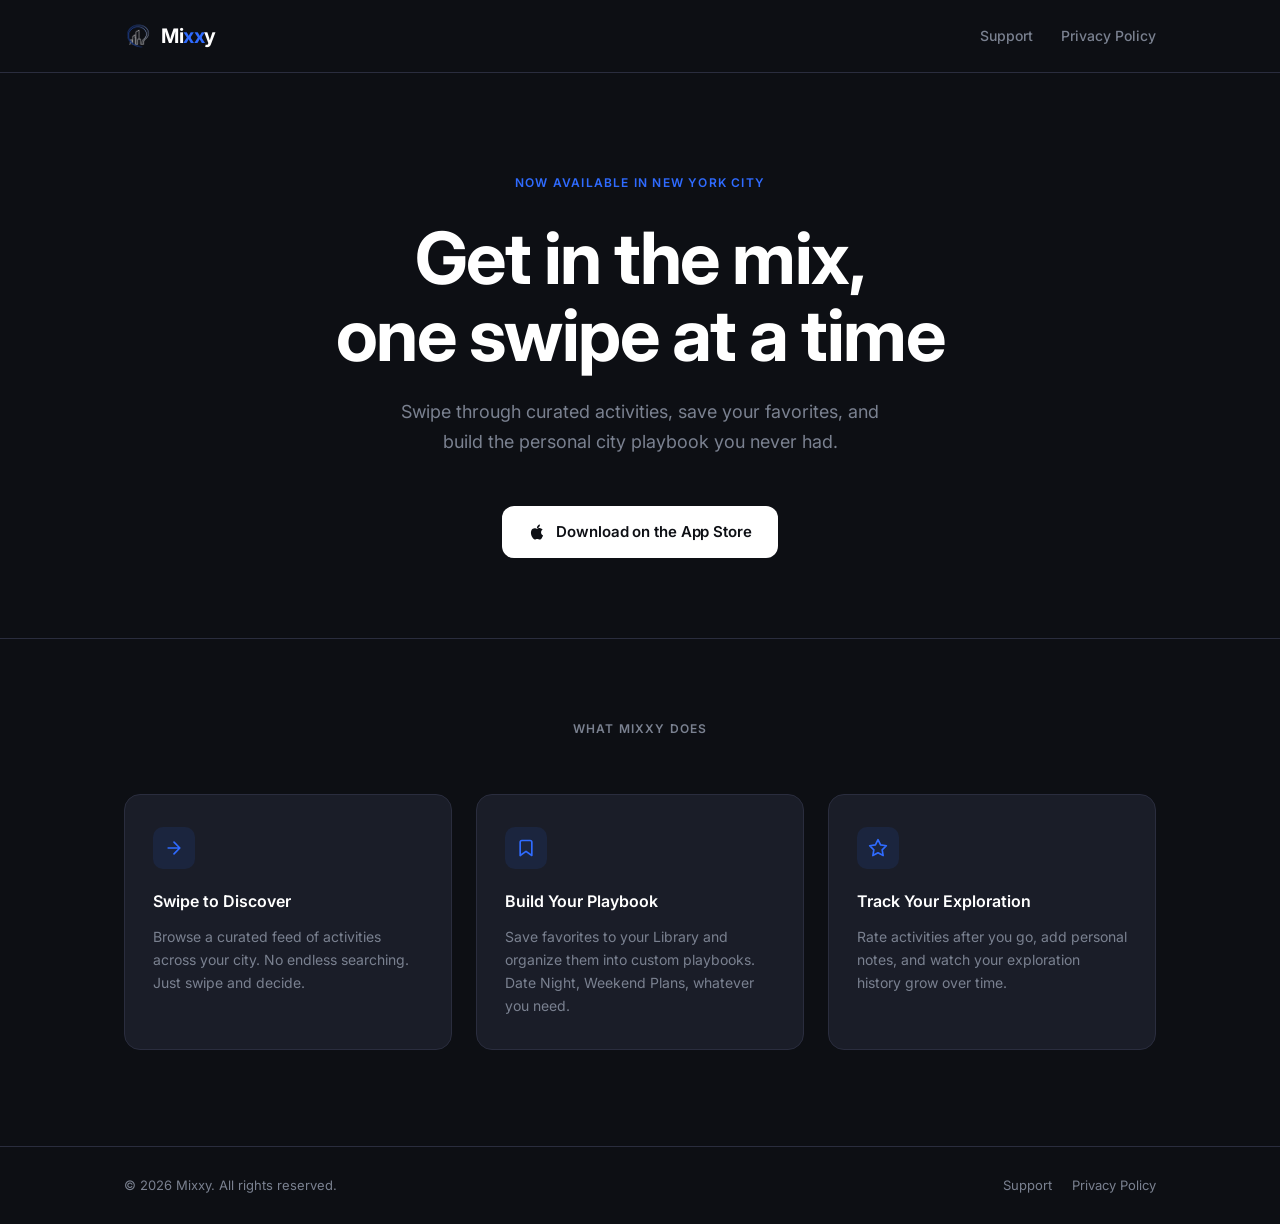
<file: index.html>
<!doctype html>
<html lang="en">
  <head>
    <meta charset="UTF-8" />
    <meta name="viewport" content="width=device-width, initial-scale=1.0" />
    <link rel="icon" type="image/png" href="/assets/favicon.png" />
    <link rel="apple-touch-icon" href="/assets/icon.png" />
    <title>Mixxy</title>
    <meta
      name="description"
      content="Swipe through curated activities, save your favorites, and build the personal city playbook you never had."
    />
    <link rel="preconnect" href="https://fonts.googleapis.com" />
    <link rel="preconnect" href="https://fonts.gstatic.com" crossorigin />
    <link
      href="https://fonts.googleapis.com/css2?family=Inter:ital,opsz,wght@0,14..32,400;0,14..32,500;0,14..32,600;0,14..32,700;1,14..32,400&display=swap"
      rel="stylesheet"
    />
    <link rel="stylesheet" href="styles.css" />
    <style>
      /* Hero */
      .hero {
        padding: 96px 0 80px;
        text-align: center;
      }
      .hero-eyebrow {
        display: inline-block;
        font-size: 12px;
        font-weight: 600;
        letter-spacing: 0.1em;
        text-transform: uppercase;
        color: #2f6bff;
        margin-bottom: 28px;
      }
      .hero h1 {
        font-size: clamp(42px, 7vw, 72px);
        font-weight: 700;
        letter-spacing: -1.5px;
        line-height: 1.06;
        max-width: 760px;
        margin: 0 auto 24px;
      }
      .hero p {
        font-size: 18px;
        color: #7a8190;
        max-width: 480px;
        margin: 0 auto 48px;
        line-height: 1.7;
      }
      .btn-appstore {
        display: inline-flex;
        align-items: center;
        gap: 10px;
        background: #ffffff;
        color: #0d0f14;
        padding: 14px 26px;
        border-radius: 12px;
        font-size: 15px;
        font-weight: 600;
        transition: opacity 0.15s;
        letter-spacing: -0.1px;
      }
      .btn-appstore:hover {
        opacity: 0.88;
      }

      /* Features */
      .features {
        padding: 80px 0 96px;
        border-top: 1px solid #2a2d3e;
      }
      .features-label {
        text-align: center;
        font-size: 12px;
        font-weight: 600;
        letter-spacing: 0.1em;
        text-transform: uppercase;
        color: #7a8190;
        margin-bottom: 56px;
      }
      .features-grid {
        display: grid;
        grid-template-columns: repeat(3, 1fr);
        gap: 24px;
      }
      .feature {
        background: #1a1d28;
        border: 1px solid #2a2d3e;
        border-radius: 16px;
        padding: 32px 28px;
      }
      .feature-icon {
        width: 42px;
        height: 42px;
        background: rgba(47, 107, 255, 0.1);
        border-radius: 10px;
        display: flex;
        align-items: center;
        justify-content: center;
        color: #2f6bff;
        margin-bottom: 20px;
      }
      .feature h3 {
        font-size: 16px;
        font-weight: 600;
        margin-bottom: 10px;
      }
      .feature p {
        font-size: 14px;
        color: #7a8190;
        line-height: 1.65;
      }

      @media (max-width: 900px) {
        .features-grid {
          grid-template-columns: repeat(2, 1fr);
        }
      }
      @media (max-width: 768px) {
        .hero {
          padding: 64px 0 60px;
        }
      }
      @media (max-width: 520px) {
        .features-grid {
          grid-template-columns: 1fr;
        }
      }
    </style>
  </head>
  <body>
    <nav>
      <div class="container">
        <div class="nav-inner">
          <span class="nav-watermark"
            ><img src="/assets/icon.png" alt="" class="nav-logo" /><span
              class="nav-wordmark"
              >Mi<span class="nav-watermark-accent">xx</span>y</span
            ></span
          >
          <div class="nav-links">
            <a href="/support">Support</a>
            <a href="/privacy">Privacy Policy</a>
          </div>
        </div>
      </div>
    </nav>

    <main>
      <section class="hero">
        <div class="container">
          <span class="hero-eyebrow">Now available in New York City</span>
          <h1>
            Get in the mix,<br />
            one swipe at a time
          </h1>
          <p>
            Swipe through curated activities, save your favorites, and build the
            personal city playbook you never had.
          </p>
          <a href="#" class="btn-appstore">
            <svg
              width="18"
              height="18"
              viewBox="0 0 24 24"
              fill="currentColor"
              aria-hidden="true"
            >
              <path
                d="M18.71 19.5c-.83 1.24-1.71 2.45-3.05 2.47-1.34.03-1.77-.79-3.29-.79-1.53 0-2 .77-3.27.82-1.31.05-2.3-1.32-3.14-2.53C4.25 17 2.94 12.45 4.7 9.39c.87-1.52 2.43-2.48 4.12-2.51 1.28-.02 2.5.87 3.29.87.78 0 2.26-1.07 3.8-.91.65.03 2.47.26 3.64 1.98-.09.06-2.17 1.28-2.15 3.81.03 3.02 2.65 4.03 2.68 4.04-.03.07-.42 1.44-1.38 2.83M13 3.5c.73-.83 1.94-1.46 2.94-1.5.13 1.17-.34 2.35-1.04 3.19-.69.85-1.83 1.51-2.95 1.42-.15-1.15.41-2.35 1.05-3.11z"
              />
            </svg>
            Download on the App Store
          </a>
        </div>
      </section>

      <section class="features">
        <div class="container">
          <p class="features-label">What Mixxy does</p>
          <div class="features-grid">
            <div class="feature">
              <div class="feature-icon">
                <svg
                  width="20"
                  height="20"
                  viewBox="0 0 24 24"
                  fill="none"
                  stroke="currentColor"
                  stroke-width="2"
                  stroke-linecap="round"
                  stroke-linejoin="round"
                  aria-hidden="true"
                >
                  <path d="M5 12h14M12 5l7 7-7 7" />
                </svg>
              </div>
              <h3>Swipe to Discover</h3>
              <p>
                Browse a curated feed of activities across your city. No endless
                searching. Just swipe and decide.
              </p>
            </div>

            <div class="feature">
              <div class="feature-icon">
                <svg
                  width="20"
                  height="20"
                  viewBox="0 0 24 24"
                  fill="none"
                  stroke="currentColor"
                  stroke-width="2"
                  stroke-linecap="round"
                  stroke-linejoin="round"
                  aria-hidden="true"
                >
                  <path d="M19 21l-7-5-7 5V5a2 2 0 0 1 2-2h10a2 2 0 0 1 2 2z" />
                </svg>
              </div>
              <h3>Build Your Playbook</h3>
              <p>
                Save favorites to your Library and organize them into custom
                playbooks. Date Night, Weekend Plans, whatever you need.
              </p>
            </div>

            <div class="feature">
              <div class="feature-icon">
                <svg
                  width="20"
                  height="20"
                  viewBox="0 0 24 24"
                  fill="none"
                  stroke="currentColor"
                  stroke-width="2"
                  stroke-linecap="round"
                  stroke-linejoin="round"
                  aria-hidden="true"
                >
                  <polygon
                    points="12 2 15.09 8.26 22 9.27 17 14.14 18.18 21.02 12 17.77 5.82 21.02 7 14.14 2 9.27 8.91 8.26 12 2"
                  />
                </svg>
              </div>
              <h3>Track Your Exploration</h3>
              <p>
                Rate activities after you go, add personal notes, and watch your
                exploration history grow over time.
              </p>
            </div>
          </div>
        </div>
      </section>
    </main>

    <footer>
      <div class="container">
        <div class="footer-inner">
          <span class="footer-copy">© 2026 Mixxy. All rights reserved.</span>
          <div class="footer-links">
            <a href="/support">Support</a>
            <a href="/privacy">Privacy Policy</a>
          </div>
        </div>
      </div>
    </footer>
  </body>
</html>
</file>
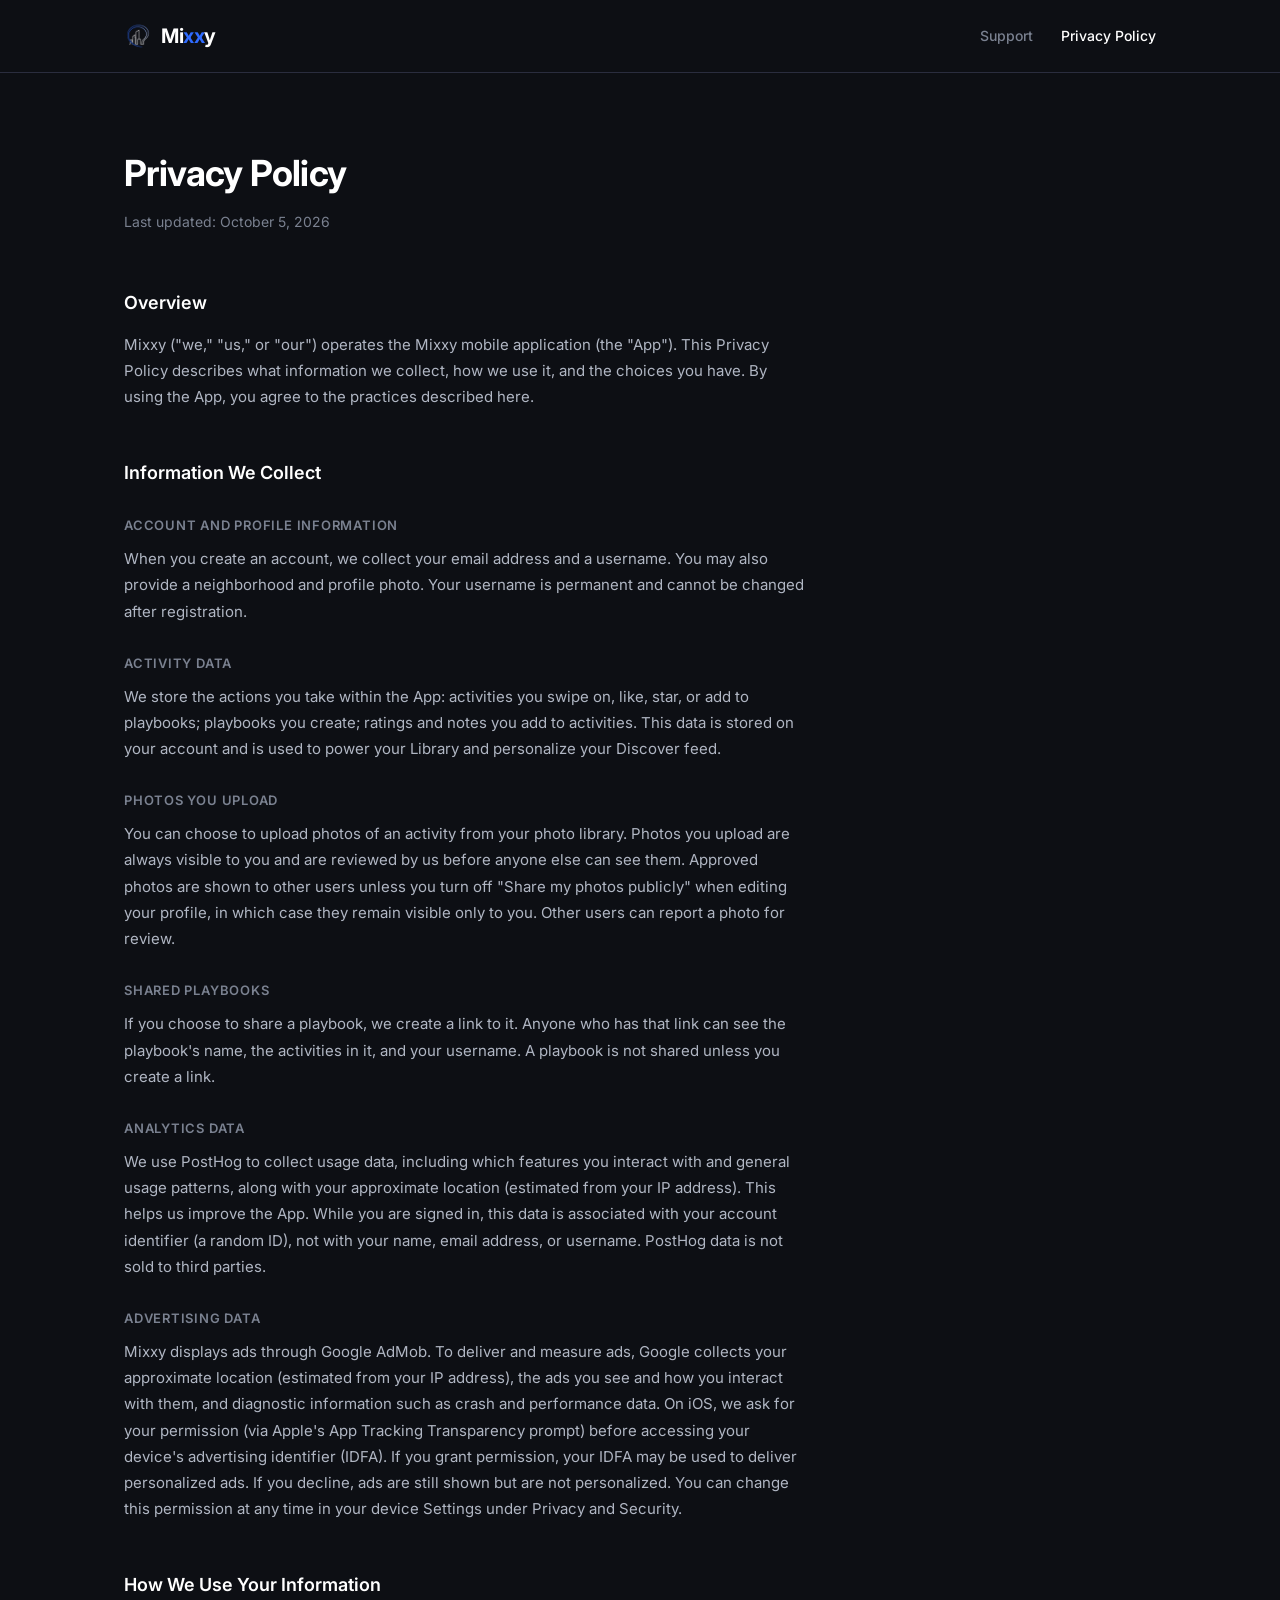
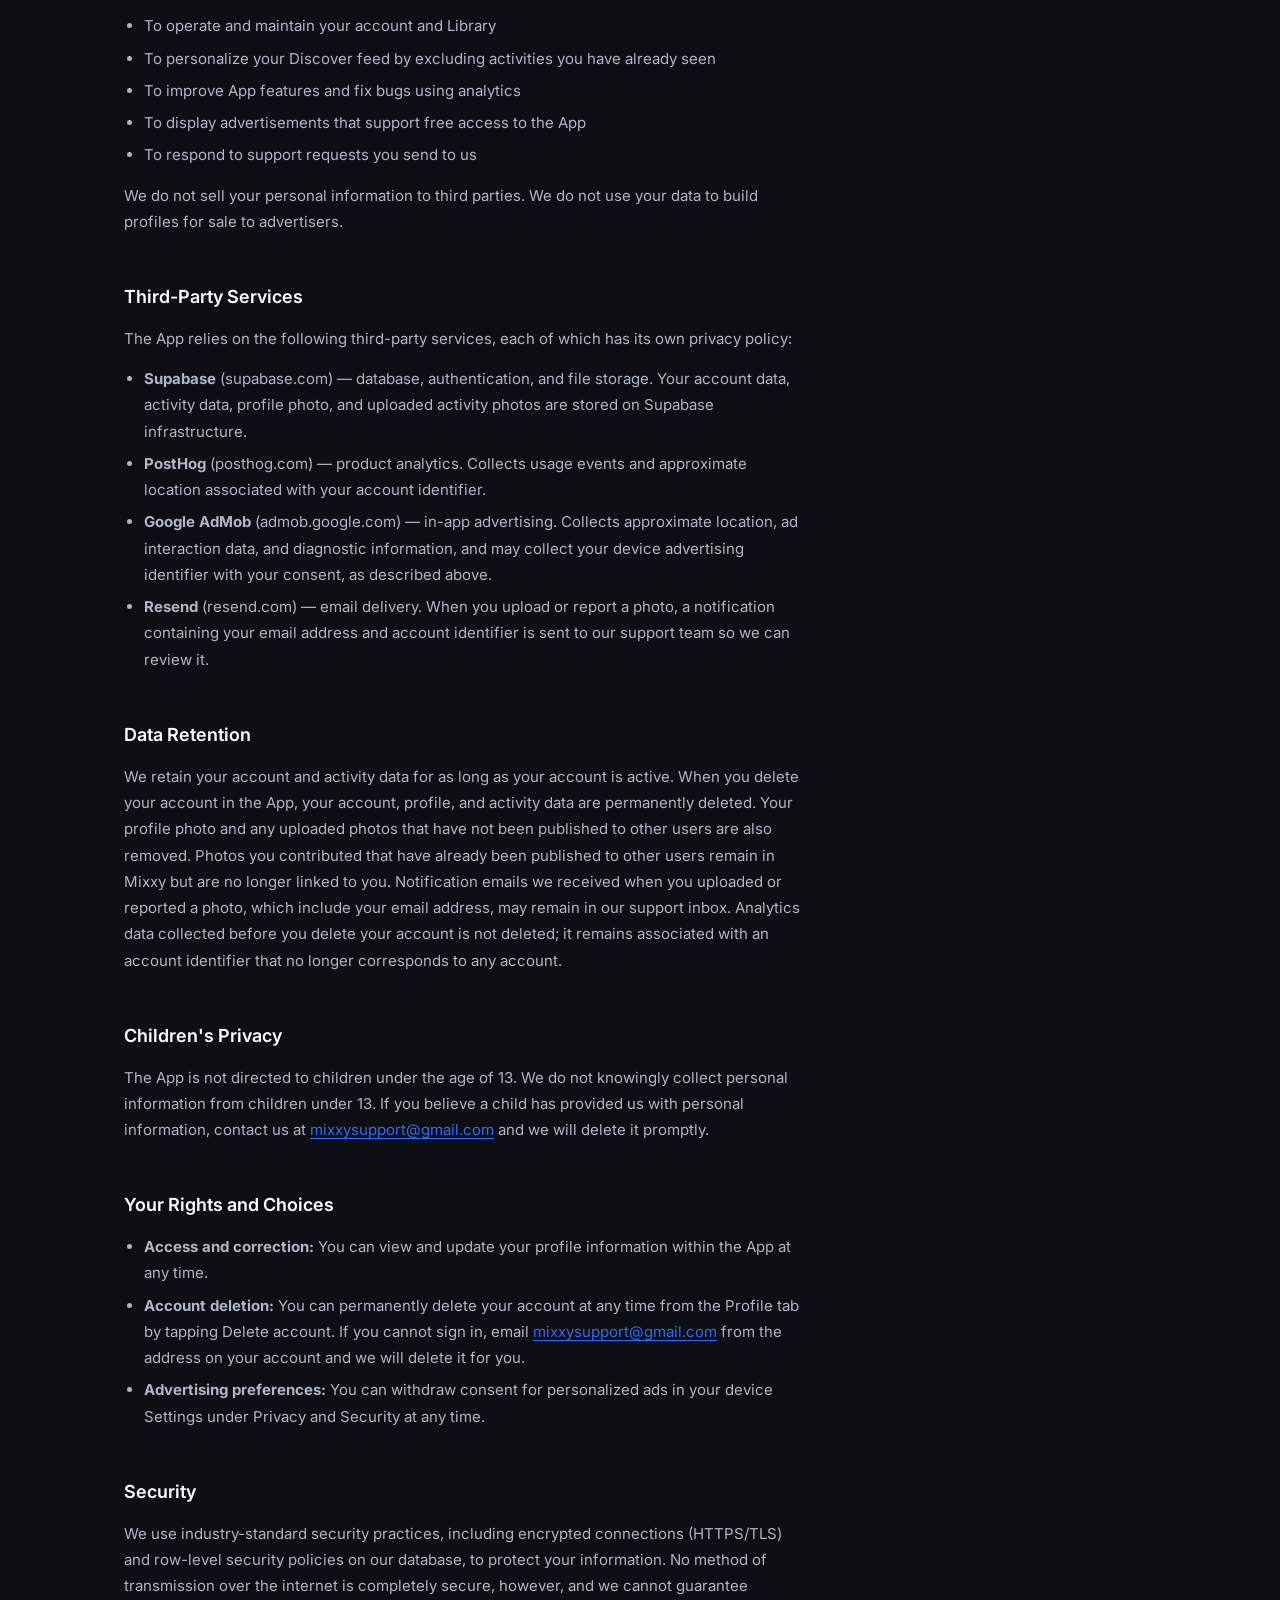
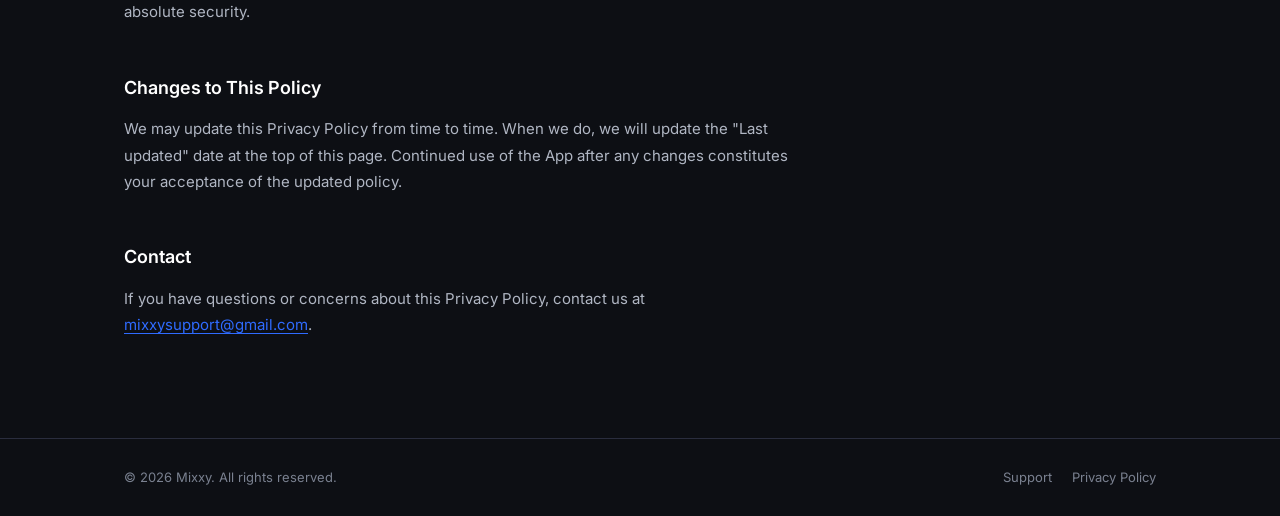
<file: privacy.html>
<!doctype html>
<html lang="en">
  <head>
    <meta charset="UTF-8" />
    <meta name="viewport" content="width=device-width, initial-scale=1.0" />
    <link rel="icon" type="image/png" href="/assets/favicon.png" />
    <link rel="apple-touch-icon" href="/assets/icon.png" />
    <title>Mixxy Privacy Policy</title>
    <meta
      name="description"
      content="Mixxy Privacy Policy. Learn how we collect, use, and protect your information."
    />
    <link rel="preconnect" href="https://fonts.googleapis.com" />
    <link rel="preconnect" href="https://fonts.gstatic.com" crossorigin />
    <link
      href="https://fonts.googleapis.com/css2?family=Inter:ital,opsz,wght@0,14..32,400;0,14..32,500;0,14..32,600;0,14..32,700;1,14..32,400&display=swap"
      rel="stylesheet"
    />
    <link rel="stylesheet" href="styles.css" />
  </head>
  <body>
    <nav>
      <div class="container">
        <div class="nav-inner">
          <a href="/" class="nav-watermark"
            ><img src="/assets/icon.png" alt="" class="nav-logo" /><span
              class="nav-wordmark"
              >Mi<span class="nav-watermark-accent">xx</span>y</span
            ></a
          >
          <div class="nav-links">
            <a href="/support">Support</a>
            <a href="/privacy" aria-current="page">Privacy Policy</a>
          </div>
        </div>
      </div>
    </nav>

    <main>
      <div class="container">
        <div class="prose-page">
          <h1>Privacy Policy</h1>
          <p class="page-meta">Last updated: October 5, 2026</p>

          <div class="prose-section">
            <h2>Overview</h2>
            <p>
              Mixxy ("we," "us," or "our") operates the Mixxy mobile application
              (the "App"). This Privacy Policy describes what information we
              collect, how we use it, and the choices you have. By using the
              App, you agree to the practices described here.
            </p>
          </div>

          <div class="prose-section">
            <h2>Information We Collect</h2>

            <h3>Account and Profile Information</h3>
            <p>
              When you create an account, we collect your email address and a
              username. You may also provide a neighborhood and profile photo.
              Your username is permanent and cannot be changed after
              registration.
            </p>

            <h3>Activity Data</h3>
            <p>
              We store the actions you take within the App: activities you swipe
              on, like, star, or add to playbooks; playbooks you create; ratings
              and notes you add to activities. This data is stored on your
              account and is used to power your Library and personalize your
              Discover feed.
            </p>

            <h3>Photos You Upload</h3>
            <p>
              You can choose to upload photos of an activity from your photo
              library. Photos you upload are always visible to you and are
              reviewed by us before anyone else can see them. Approved photos
              are shown to other users unless you turn off "Share my photos
              publicly" when editing your profile, in which case they remain
              visible only to you. Other users can report a photo for review.
            </p>

            <h3>Shared Playbooks</h3>
            <p>
              If you choose to share a playbook, we create a link to it. Anyone
              who has that link can see the playbook's name, the activities in
              it, and your username. A playbook is not shared unless you create
              a link.
            </p>

            <h3>Analytics Data</h3>
            <p>
              We use PostHog to collect usage data, including which features you
              interact with and general usage patterns, along with your
              approximate location (estimated from your IP address). This helps
              us improve the App. While you are signed in, this data is
              associated with your account identifier (a random ID), not with
              your name, email address, or username. PostHog data is not sold to
              third parties.
            </p>

            <h3>Advertising Data</h3>
            <p>
              Mixxy displays ads through Google AdMob. To deliver and measure
              ads, Google collects your approximate location (estimated from
              your IP address), the ads you see and how you interact with them,
              and diagnostic information such as crash and performance data. On
              iOS, we ask for your permission (via Apple's App Tracking
              Transparency prompt) before accessing your device's advertising
              identifier (IDFA). If you grant permission, your IDFA may be used
              to deliver personalized ads. If you decline, ads are still shown
              but are not personalized. You can change this permission at any
              time in your device Settings under Privacy and Security.
            </p>
          </div>

          <div class="prose-section">
            <h2>How We Use Your Information</h2>
            <ul>
              <li>To operate and maintain your account and Library</li>
              <li>
                To personalize your Discover feed by excluding activities you
                have already seen
              </li>
              <li>To improve App features and fix bugs using analytics</li>
              <li>
                To display advertisements that support free access to the App
              </li>
              <li>To respond to support requests you send to us</li>
            </ul>
            <p>
              We do not sell your personal information to third parties. We do
              not use your data to build profiles for sale to advertisers.
            </p>
          </div>

          <div class="prose-section">
            <h2>Third-Party Services</h2>
            <p>
              The App relies on the following third-party services, each of
              which has its own privacy policy:
            </p>
            <ul>
              <li>
                <strong>Supabase</strong> (supabase.com) — database,
                authentication, and file storage. Your account data, activity
                data, profile photo, and uploaded activity photos are stored on
                Supabase infrastructure.
              </li>
              <li>
                <strong>PostHog</strong> (posthog.com) — product analytics.
                Collects usage events and approximate location associated with
                your account identifier.
              </li>
              <li>
                <strong>Google AdMob</strong> (admob.google.com) — in-app
                advertising. Collects approximate location, ad interaction data,
                and diagnostic information, and may collect your device
                advertising identifier with your consent, as described above.
              </li>
              <li>
                <strong>Resend</strong> (resend.com) — email delivery. When you
                upload or report a photo, a notification containing your email
                address and account identifier is sent to our support team so we
                can review it.
              </li>
            </ul>
          </div>

          <div class="prose-section">
            <h2>Data Retention</h2>
            <p>
              We retain your account and activity data for as long as your
              account is active. When you delete your account in the App, your
              account, profile, and activity data are permanently deleted. Your
              profile photo and any uploaded photos that have not been published
              to other users are also removed. Photos you contributed that have
              already been published to other users remain in Mixxy but are no
              longer linked to you. Notification emails we received when you
              uploaded or reported a photo, which include your email address,
              may remain in our support inbox. Analytics data collected before
              you delete your account is not deleted; it remains associated with
              an account identifier that no longer corresponds to any account.
            </p>
          </div>

          <div class="prose-section">
            <h2>Children's Privacy</h2>
            <p>
              The App is not directed to children under the age of 13. We do not
              knowingly collect personal information from children under 13. If
              you believe a child has provided us with personal information,
              contact us at
              <a href="mailto:mixxysupport@gmail.com">mixxysupport@gmail.com</a>
              and we will delete it promptly.
            </p>
          </div>

          <div class="prose-section">
            <h2>Your Rights and Choices</h2>
            <ul>
              <li>
                <strong>Access and correction:</strong> You can view and update
                your profile information within the App at any time.
              </li>
              <li>
                <strong>Account deletion:</strong> You can permanently delete
                your account at any time from the Profile tab by tapping Delete
                account. If you cannot sign in, email
                <a href="mailto:mixxysupport@gmail.com"
                  >mixxysupport@gmail.com</a
                >
                from the address on your account and we will delete it for you.
              </li>
              <li>
                <strong>Advertising preferences:</strong> You can withdraw
                consent for personalized ads in your device Settings under
                Privacy and Security at any time.
              </li>
            </ul>
          </div>

          <div class="prose-section">
            <h2>Security</h2>
            <p>
              We use industry-standard security practices, including encrypted
              connections (HTTPS/TLS) and row-level security policies on our
              database, to protect your information. No method of transmission
              over the internet is completely secure, however, and we cannot
              guarantee absolute security.
            </p>
          </div>

          <div class="prose-section">
            <h2>Changes to This Policy</h2>
            <p>
              We may update this Privacy Policy from time to time. When we do,
              we will update the "Last updated" date at the top of this page.
              Continued use of the App after any changes constitutes your
              acceptance of the updated policy.
            </p>
          </div>

          <div class="prose-section">
            <h2>Contact</h2>
            <p>
              If you have questions or concerns about this Privacy Policy,
              contact us at
              <a href="mailto:mixxysupport@gmail.com">mixxysupport@gmail.com</a
              >.
            </p>
          </div>
        </div>
      </div>
    </main>

    <footer>
      <div class="container">
        <div class="footer-inner">
          <span class="footer-copy">© 2026 Mixxy. All rights reserved.</span>
          <div class="footer-links">
            <a href="/support">Support</a>
            <a href="/privacy">Privacy Policy</a>
          </div>
        </div>
      </div>
    </footer>
  </body>
</html>
</file>
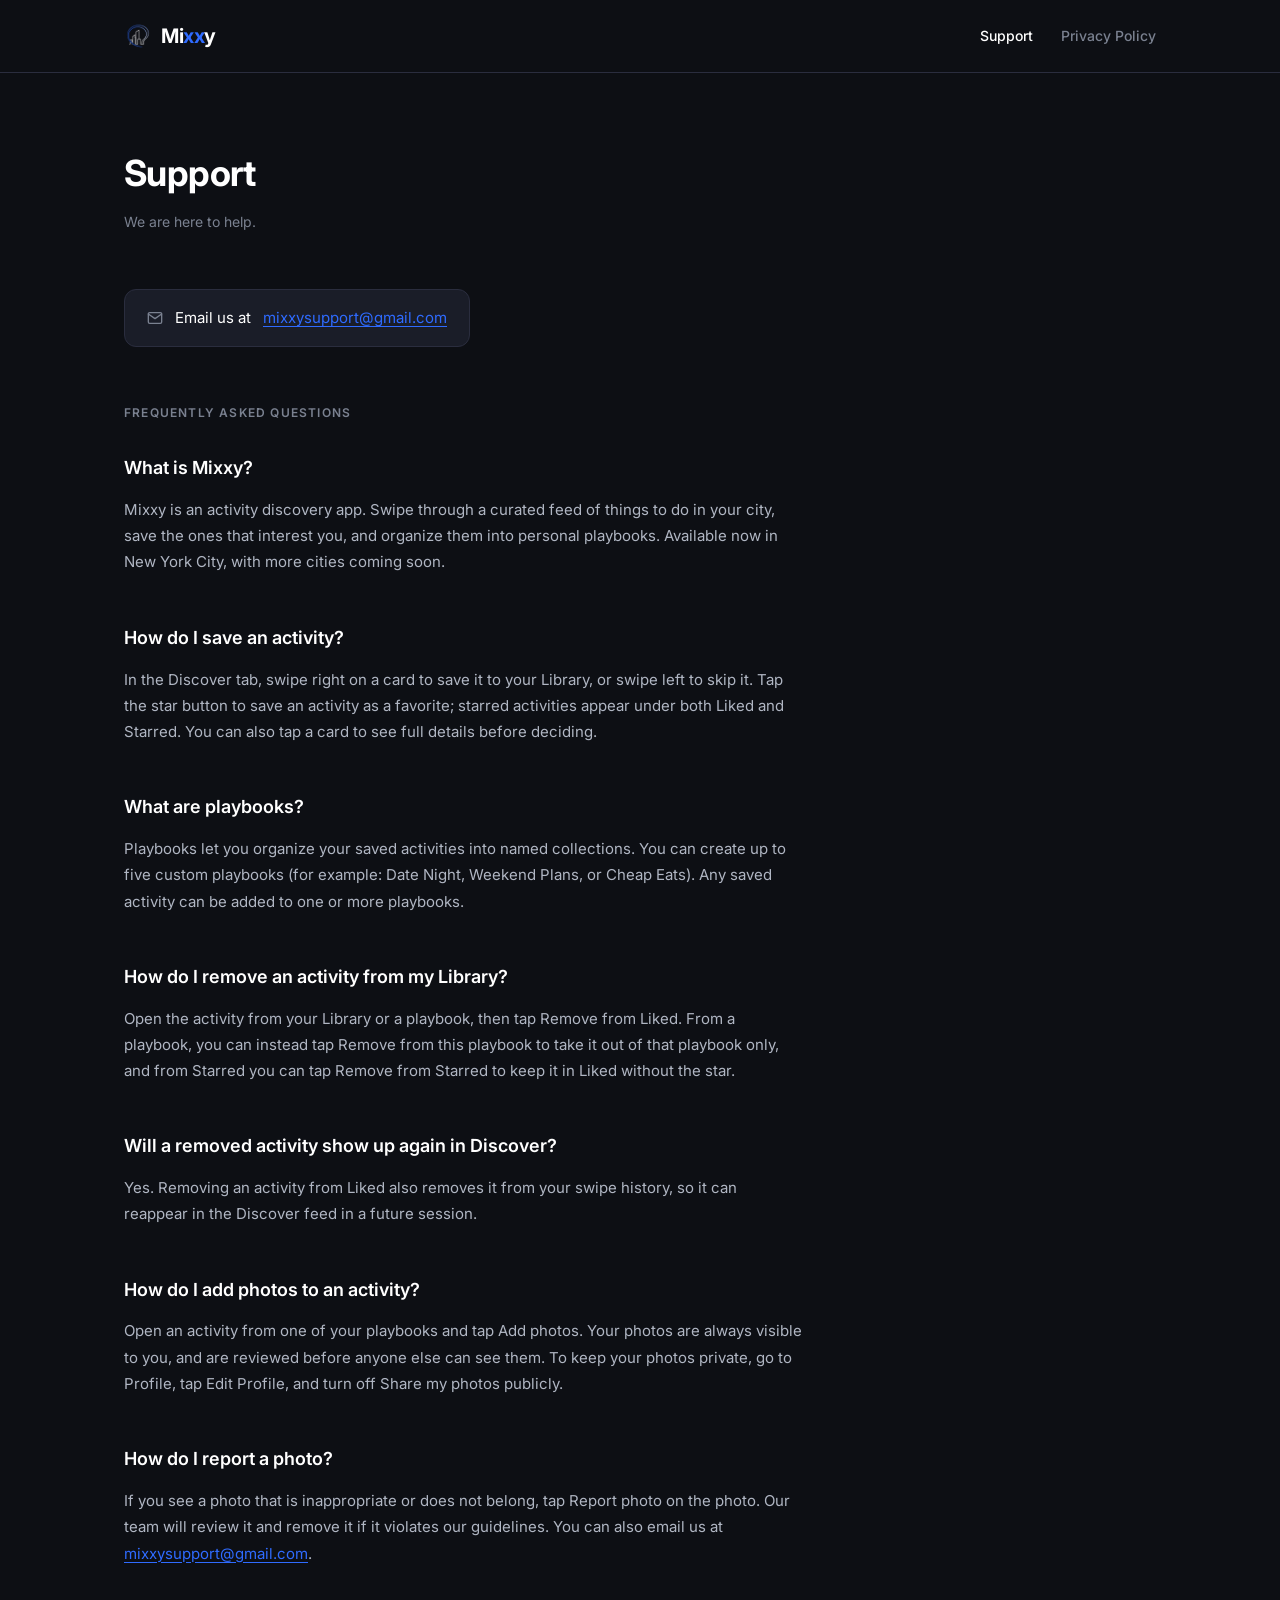
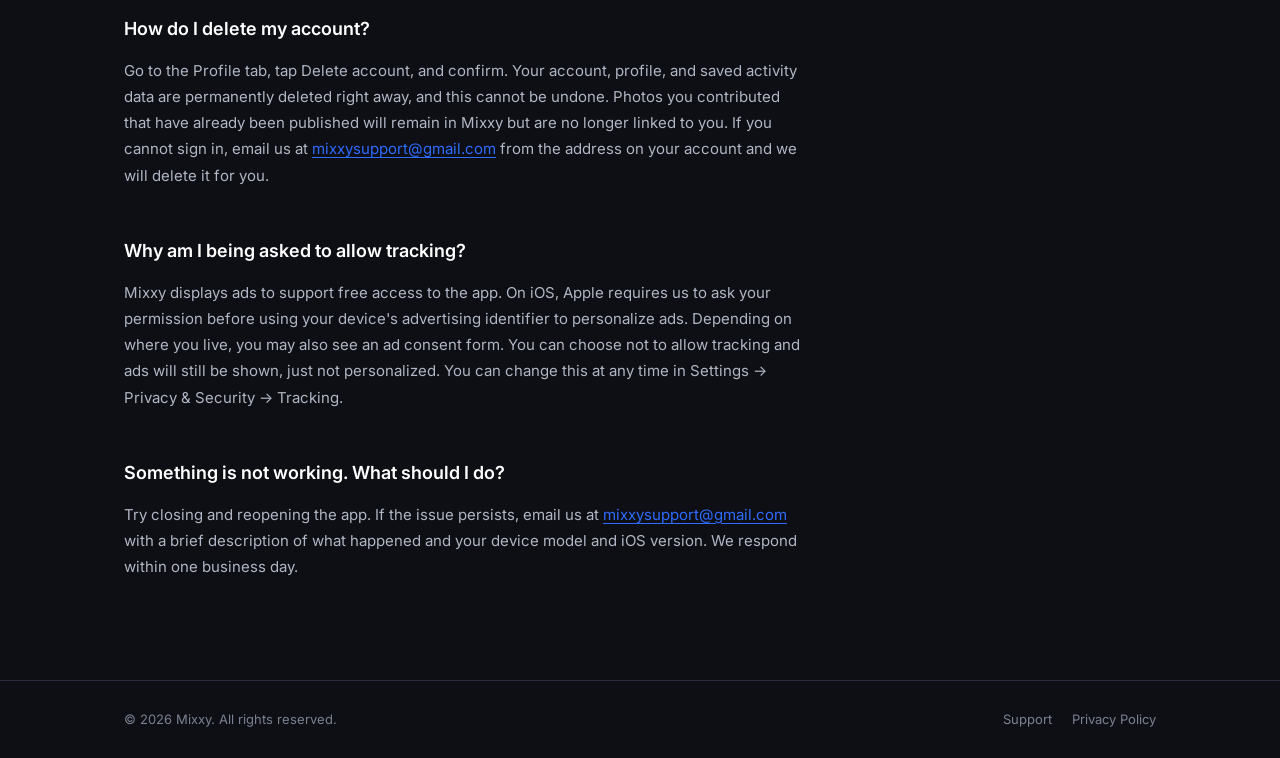
<file: support.html>
<!doctype html>
<html lang="en">
  <head>
    <meta charset="UTF-8" />
    <meta name="viewport" content="width=device-width, initial-scale=1.0" />
    <link rel="icon" type="image/png" href="/assets/favicon.png" />
    <link rel="apple-touch-icon" href="/assets/icon.png" />
    <title>Mixxy Support</title>
    <meta
      name="description"
      content="Get help with Mixxy. Contact us or browse answers to common questions."
    />
    <link rel="preconnect" href="https://fonts.googleapis.com" />
    <link rel="preconnect" href="https://fonts.gstatic.com" crossorigin />
    <link
      href="https://fonts.googleapis.com/css2?family=Inter:ital,opsz,wght@0,14..32,400;0,14..32,500;0,14..32,600;0,14..32,700;1,14..32,400&display=swap"
      rel="stylesheet"
    />
    <link rel="stylesheet" href="styles.css" />
    <style>
      .contact-block {
        display: inline-flex;
        align-items: center;
        gap: 12px;
        background: #1a1d28;
        border: 1px solid #2a2d3e;
        border-radius: 12px;
        padding: 16px 22px;
        margin-bottom: 56px;
        font-size: 15px;
      }
      .contact-block a {
        color: #2f6bff;
        text-decoration: underline;
        text-underline-offset: 3px;
      }
      .contact-block a:hover {
        color: #ff5545;
      }
    </style>
  </head>
  <body>
    <nav>
      <div class="container">
        <div class="nav-inner">
          <a href="/" class="nav-watermark"
            ><img src="/assets/icon.png" alt="" class="nav-logo" /><span
              class="nav-wordmark"
              >Mi<span class="nav-watermark-accent">xx</span>y</span
            ></a
          >
          <div class="nav-links">
            <a href="/support" aria-current="page">Support</a>
            <a href="/privacy">Privacy Policy</a>
          </div>
        </div>
      </div>
    </nav>

    <main>
      <div class="container">
        <div class="prose-page">
          <h1>Support</h1>
          <p class="page-meta">We are here to help.</p>

          <div class="contact-block">
            <svg
              width="16"
              height="16"
              viewBox="0 0 24 24"
              fill="none"
              stroke="#7A8190"
              stroke-width="2"
              stroke-linecap="round"
              stroke-linejoin="round"
              aria-hidden="true"
            >
              <path
                d="M4 4h16c1.1 0 2 .9 2 2v12c0 1.1-.9 2-2 2H4c-1.1 0-2-.9-2-2V6c0-1.1.9-2 2-2z"
              />
              <polyline points="22,6 12,13 2,6" />
            </svg>
            Email us at
            <a href="mailto:mixxysupport@gmail.com">mixxysupport@gmail.com</a>
          </div>

          <p class="prose-label">Frequently Asked Questions</p>

          <div class="prose-section">
            <h2>What is Mixxy?</h2>
            <p>
              Mixxy is an activity discovery app. Swipe through a curated feed
              of things to do in your city, save the ones that interest you, and
              organize them into personal playbooks. Available now in New York
              City, with more cities coming soon.
            </p>
          </div>

          <div class="prose-section">
            <h2>How do I save an activity?</h2>
            <p>
              In the Discover tab, swipe right on a card to save it to your
              Library, or swipe left to skip it. Tap the star button to save an
              activity as a favorite; starred activities appear under both Liked
              and Starred. You can also tap a card to see full details before
              deciding.
            </p>
          </div>

          <div class="prose-section">
            <h2>What are playbooks?</h2>
            <p>
              Playbooks let you organize your saved activities into named
              collections. You can create up to five custom playbooks (for
              example: Date Night, Weekend Plans, or Cheap Eats). Any saved
              activity can be added to one or more playbooks.
            </p>
          </div>

          <div class="prose-section">
            <h2>How do I remove an activity from my Library?</h2>
            <p>
              Open the activity from your Library or a playbook, then tap Remove
              from Liked. From a playbook, you can instead tap Remove from this
              playbook to take it out of that playbook only, and from Starred
              you can tap Remove from Starred to keep it in Liked without the
              star.
            </p>
          </div>

          <div class="prose-section">
            <h2>Will a removed activity show up again in Discover?</h2>
            <p>
              Yes. Removing an activity from Liked also removes it from your
              swipe history, so it can reappear in the Discover feed in a future
              session.
            </p>
          </div>

          <div class="prose-section">
            <h2>How do I add photos to an activity?</h2>
            <p>
              Open an activity from one of your playbooks and tap Add photos.
              Your photos are always visible to you, and are reviewed before
              anyone else can see them. To keep your photos private, go to
              Profile, tap Edit Profile, and turn off Share my photos publicly.
            </p>
          </div>

          <div class="prose-section">
            <h2>How do I report a photo?</h2>
            <p>
              If you see a photo that is inappropriate or does not belong, tap
              Report photo on the photo. Our team will review it and remove it
              if it violates our guidelines. You can also email us at
              <a href="mailto:mixxysupport@gmail.com">mixxysupport@gmail.com</a
              >.
            </p>
          </div>

          <div class="prose-section">
            <h2>How do I delete my account?</h2>
            <p>
              Go to the Profile tab, tap Delete account, and confirm. Your
              account, profile, and saved activity data are permanently deleted
              right away, and this cannot be undone. Photos you contributed that
              have already been published will remain in Mixxy but are no longer
              linked to you. If you cannot sign in, email us at
              <a href="mailto:mixxysupport@gmail.com">mixxysupport@gmail.com</a>
              from the address on your account and we will delete it for you.
            </p>
          </div>

          <div class="prose-section">
            <h2>Why am I being asked to allow tracking?</h2>
            <p>
              Mixxy displays ads to support free access to the app. On iOS,
              Apple requires us to ask your permission before using your
              device's advertising identifier to personalize ads. Depending on
              where you live, you may also see an ad consent form. You can
              choose not to allow tracking and ads will still be shown, just not
              personalized. You can change this at any time in Settings &rarr;
              Privacy &amp; Security &rarr; Tracking.
            </p>
          </div>

          <div class="prose-section">
            <h2>Something is not working. What should I do?</h2>
            <p>
              Try closing and reopening the app. If the issue persists, email us
              at
              <a href="mailto:mixxysupport@gmail.com">mixxysupport@gmail.com</a>
              with a brief description of what happened and your device model
              and iOS version. We respond within one business day.
            </p>
          </div>
        </div>
      </div>
    </main>

    <footer>
      <div class="container">
        <div class="footer-inner">
          <span class="footer-copy">© 2026 Mixxy. All rights reserved.</span>
          <div class="footer-links">
            <a href="/support">Support</a>
            <a href="/privacy">Privacy Policy</a>
          </div>
        </div>
      </div>
    </footer>
  </body>
</html>
</file>
<file: styles.css>
*,
*::before,
*::after {
  box-sizing: border-box;
  margin: 0;
  padding: 0;
}
html {
  scroll-behavior: smooth;
}
body {
  font-family:
    "Inter",
    -apple-system,
    BlinkMacSystemFont,
    "Segoe UI",
    sans-serif;
  background: #0d0f14;
  color: #ffffff;
  line-height: 1.6;
  -webkit-font-smoothing: antialiased;
  display: flex;
  flex-direction: column;
  min-height: 100vh;
}
main {
  flex: 1;
}
a {
  color: inherit;
  text-decoration: none;
}

.container {
  max-width: 1080px;
  margin: 0 auto;
  padding: 0 24px;
}

/* Nav */
nav {
  border-bottom: 1px solid #2a2d3e;
  padding: 20px 0;
}
.nav-inner {
  display: flex;
  align-items: center;
  justify-content: space-between;
}
.nav-watermark {
  display: inline-flex;
  align-items: center;
  gap: 9px;
}
.nav-wordmark {
  font-size: 20px;
  font-weight: 700;
  letter-spacing: -0.4px;
}
.nav-logo {
  width: 28px;
  height: 28px;
  border-radius: 7px;
  display: block;
}
.nav-watermark-accent {
  color: #2f6bff;
}
.nav-links {
  display: flex;
  gap: 28px;
}
.nav-links a {
  color: #7a8190;
  font-size: 14px;
  font-weight: 500;
  transition: color 0.15s;
}
.nav-links a:hover {
  color: #ffffff;
}
.nav-links a[aria-current="page"] {
  color: #ffffff;
}

/* Footer */
footer {
  border-top: 1px solid #2a2d3e;
  padding: 28px 0;
  margin-top: auto;
}
.footer-inner {
  display: flex;
  align-items: center;
  justify-content: space-between;
  flex-wrap: wrap;
  gap: 12px;
}
.footer-copy {
  font-size: 13px;
  color: #7a8190;
}
.footer-links {
  display: flex;
  gap: 20px;
}
.footer-links a {
  font-size: 13px;
  color: #7a8190;
  transition: color 0.15s;
}
.footer-links a:hover {
  color: #ffffff;
}

/* Prose pages (support, privacy) */
.prose-page {
  padding: 72px 0 100px;
}
.prose-page h1 {
  font-size: 36px;
  font-weight: 700;
  letter-spacing: -0.6px;
  margin-bottom: 8px;
}
.prose-page .page-meta {
  font-size: 14px;
  color: #7a8190;
  margin-bottom: 56px;
}
.prose-section {
  max-width: 680px;
}
.prose-section + .prose-section {
  margin-top: 48px;
}
.prose-section h2 {
  font-size: 18px;
  font-weight: 600;
  margin-bottom: 14px;
  color: #ffffff;
}
.prose-section h3 {
  font-size: 13px;
  font-weight: 600;
  letter-spacing: 0.06em;
  text-transform: uppercase;
  color: #7a8190;
  margin-top: 28px;
  margin-bottom: 10px;
}
.prose-label {
  font-size: 12px;
  font-weight: 600;
  letter-spacing: 0.1em;
  text-transform: uppercase;
  color: #7a8190;
  margin-bottom: 32px;
}
.prose-section p {
  font-size: 15px;
  color: #b0b6c3;
  line-height: 1.75;
  margin-bottom: 14px;
}
.prose-section p:last-child {
  margin-bottom: 0;
}
.prose-section ul {
  padding-left: 20px;
  margin-bottom: 14px;
}
.prose-section ul li {
  font-size: 15px;
  color: #b0b6c3;
  line-height: 1.75;
  margin-bottom: 6px;
}
.prose-section a {
  color: #2f6bff;
  text-decoration: underline;
  text-underline-offset: 3px;
}
.prose-section a:hover {
  color: #ff5545;
}

@media (max-width: 600px) {
  .prose-page h1 {
    font-size: 28px;
  }
  .nav-links {
    gap: 18px;
  }
}
</file>
